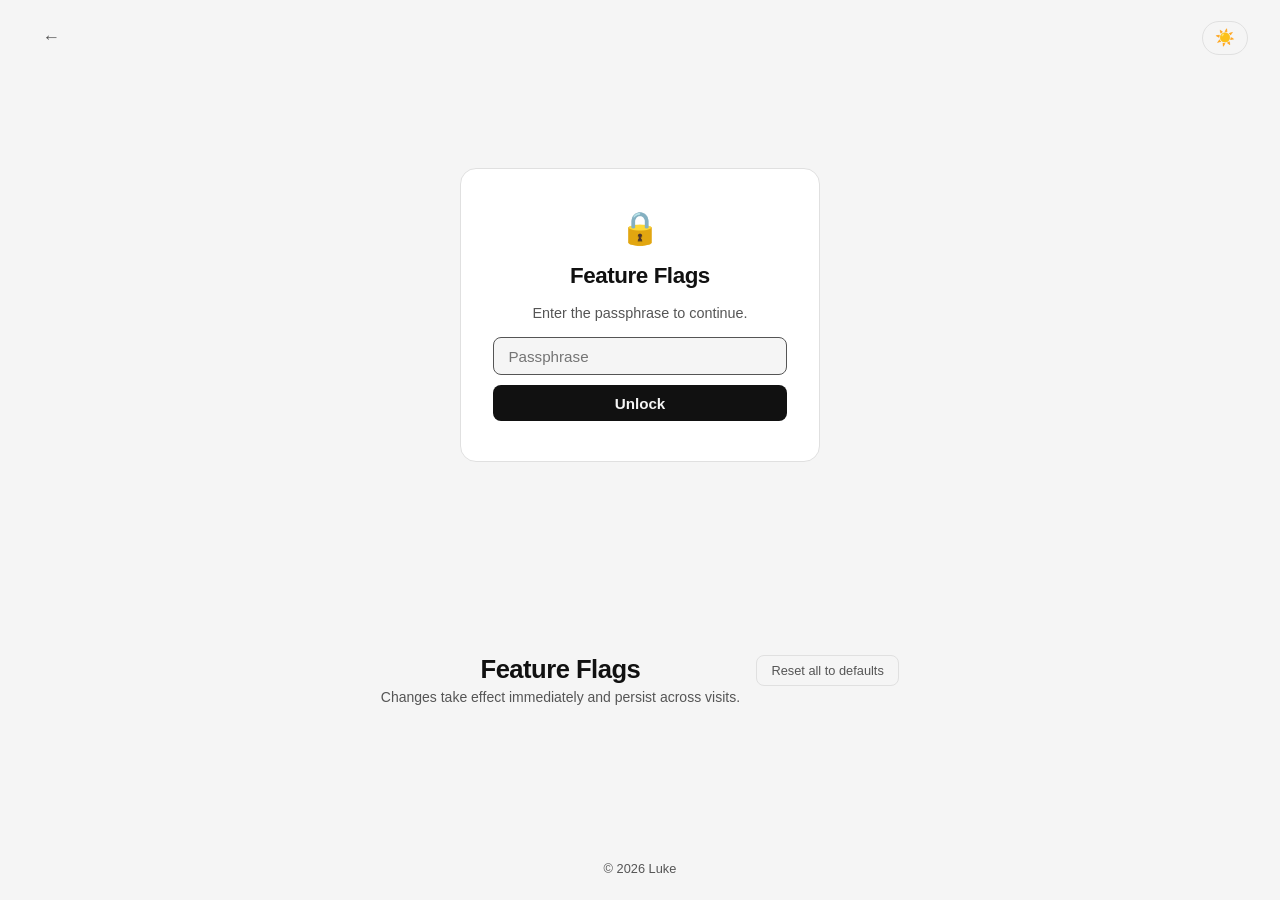
<file: flags.html>
<!DOCTYPE html>
<html lang="en">
  <head>
    <meta charset="UTF-8" />
    <meta name="viewport" content="width=device-width, initial-scale=1.0" />
    <title>Feature Flags — Luke</title>
    <link rel="stylesheet" href="styles.css" />
  </head>
  <body>
    <header>
      <a href="/" class="back-link" aria-label="Back to home">←</a>
      <button id="theme-toggle" aria-label="Toggle dark mode">
        <span id="theme-icon">☀️</span>
      </button>
    </header>

    <!-- ── Lock screen ─────────────────────────────────────── -->
    <div id="lock-screen">
      <div class="lock-card">
        <div class="lock-icon" aria-hidden="true">🔒</div>
        <h1>Feature Flags</h1>
        <p class="lock-hint">Enter the passphrase to continue.</p>
        <form id="lock-form" autocomplete="off">
          <input
            id="lock-input"
            type="password"
            placeholder="Passphrase"
            aria-label="Passphrase"
            autofocus
          />
          <button type="submit">Unlock</button>
        </form>
        <p id="lock-error" class="lock-error" hidden>Incorrect passphrase.</p>
      </div>
    </div>

    <!-- ── Admin panel ─────────────────────────────────────── -->
    <main id="admin-panel" hidden>
      <div class="admin-header">
        <div>
          <h1>Feature Flags</h1>
          <p class="admin-subtitle">Changes take effect immediately and persist across visits.</p>
        </div>
        <button id="reset-btn" class="reset-btn">Reset all to defaults</button>
      </div>

      <ul id="flags-list" class="flags-list" role="list"></ul>
    </main>

    <footer>
      <p>&copy; <span id="year"></span> Luke</p>
    </footer>

    <script src="flags.js"></script>
    <script src="flags-page.js"></script>
    <script src="script.js"></script>
  </body>
</html>
</file>
<file: styles.css>
/* ── Variables ──────────────────────────────────────────── */
:root {
  --bg: #f5f5f5;
  --surface: #ffffff;
  --text-primary: #111111;
  --text-secondary: #555555;
  --border: #e0e0e0;
  --accent: #111111;
  --card-hover: #f0f0f0;
  --transition: 0.25s ease;
}

[data-theme="dark"] {
  --bg: #111111;
  --surface: #1e1e1e;
  --text-primary: #f0f0f0;
  --text-secondary: #999999;
  --border: #2e2e2e;
  --accent: #f0f0f0;
  --card-hover: #272727;
}

/* ── Reset & Base ───────────────────────────────────────── */
*,
*::before,
*::after {
  box-sizing: border-box;
  margin: 0;
  padding: 0;
}

html {
  font-size: 16px;
  scroll-behavior: smooth;
}

body {
  font-family: -apple-system, BlinkMacSystemFont, "Segoe UI", Roboto, sans-serif;
  background-color: var(--bg);
  color: var(--text-primary);
  transition: background-color var(--transition), color var(--transition);
  min-height: 100vh;
  display: flex;
  flex-direction: column;
}

/* ── Header ─────────────────────────────────────────────── */
header {
  display: flex;
  justify-content: flex-end;
  align-items: center;
  gap: 0.5rem;
  padding: 1.25rem 2rem;
}

#theme-toggle,
#xmas-toggle {
  background: none;
  border: 1px solid var(--border);
  border-radius: 999px;
  padding: 0.4rem 0.75rem;
  cursor: pointer;
  font-size: 1rem;
  color: var(--text-primary);
  transition: border-color var(--transition), background-color var(--transition);
}

#theme-toggle:hover,
#xmas-toggle:hover {
  background-color: var(--card-hover);
}

#xmas-toggle.active {
  border-color: #2d8a2d;
  background-color: #e8f5e8;
}

[data-theme="dark"] #xmas-toggle.active {
  border-color: #4caf50;
  background-color: #1a2e1a;
}

/* ── Christmas trees ────────────────────────────────────── */
.xmas-tree {
  position: fixed;
  pointer-events: none;
  user-select: none;
  font-size: 1.1rem;
  line-height: 1;
  animation: tree-fade 0.8s ease-out forwards;
  z-index: 9999;
  transform: translate(-50%, -50%);
}

/* ── Main ───────────────────────────────────────────────── */
main {
  flex: 1;
  display: flex;
  flex-direction: column;
  align-items: center;
  justify-content: center;
  gap: 3rem;
  padding: 4rem 2rem;
  text-align: center;
}

/* ── Hero ───────────────────────────────────────────────── */
.hero h1 {
  font-size: clamp(2rem, 6vw, 3.5rem);
  font-weight: 700;
  letter-spacing: -0.02em;
  line-height: 1.1;
}


/* ── Link Cards ─────────────────────────────────────────── */
.links {
  display: flex;
  gap: 1rem;
  flex-wrap: wrap;
  justify-content: center;
}

.link-card {
  display: flex;
  align-items: center;
  gap: 0.6rem;
  padding: 0.75rem 1.5rem;
  border: 1px solid var(--border);
  border-radius: 12px;
  background-color: var(--surface);
  color: var(--text-primary);
  text-decoration: none;
  font-size: 0.95rem;
  font-weight: 500;
  transition: background-color var(--transition), border-color var(--transition), transform var(--transition);
}

.link-card:hover {
  background-color: var(--card-hover);
  transform: translateY(-2px);
}

.link-card svg,
.link-card-img {
  width: 20px;
  height: 20px;
  fill: currentColor;
  flex-shrink: 0;
}

/* ── Union flag background ──────────────────────────────────── */
body.union-flag-bg {
  background-image: url("data:image/svg+xml,<svg xmlns='http://www.w3.org/2000/svg' width='80' height='80'><text y='60' font-size='60'>🇬🇧</text></svg>");
  background-size: 80px 80px;
  background-repeat: repeat;
  background-color: var(--bg);
}

/* Keep page elements readable over the busy background */
body.union-flag-bg main,
body.union-flag-bg header,
body.union-flag-bg footer {
  backdrop-filter: blur(0px);
}

body.union-flag-bg .hero h1,
body.union-flag-bg .link-card {
  text-shadow: 0 1px 4px var(--bg);
}

/* ── Footer ─────────────────────────────────────────────── */
footer {
  text-align: center;
  padding: 1.5rem 2rem;
  font-size: 0.8rem;
  color: var(--text-secondary);
}

@keyframes tree-fade {
  0%   { opacity: 1;   transform: translate(-50%, -50%) scale(1); }
  100% { opacity: 0;   transform: translate(-50%, -120%) scale(0.5); }
}

/* ── Back link ──────────────────────────────────────────────── */
.back-link {
  margin-right: auto;
  font-size: 1.1rem;
  color: var(--text-secondary);
  text-decoration: none;
  padding: 0.4rem 0.6rem;
  border: 1px solid transparent;
  border-radius: 999px;
  transition: color var(--transition), border-color var(--transition), background-color var(--transition);
}

.back-link:hover {
  color: var(--text-primary);
  border-color: var(--border);
  background-color: var(--card-hover);
}

/* ── Lock screen ────────────────────────────────────────────── */
#lock-screen {
  flex: 1;
  display: flex;
  align-items: center;
  justify-content: center;
  padding: 2rem;
}

.lock-card {
  background: var(--surface);
  border: 1px solid var(--border);
  border-radius: 16px;
  padding: 2.5rem 2rem;
  width: 100%;
  max-width: 360px;
  text-align: center;
  display: flex;
  flex-direction: column;
  gap: 1rem;
}

.lock-icon {
  font-size: 2rem;
}

.lock-card h1 {
  font-size: 1.4rem;
  font-weight: 700;
  letter-spacing: -0.02em;
}

.lock-hint {
  font-size: 0.9rem;
  color: var(--text-secondary);
}

#lock-form {
  display: flex;
  flex-direction: column;
  gap: 0.6rem;
}

#lock-input {
  width: 100%;
  padding: 0.6rem 0.9rem;
  border: 1px solid var(--border);
  border-radius: 8px;
  background: var(--bg);
  color: var(--text-primary);
  font-size: 0.95rem;
  outline: none;
  transition: border-color var(--transition);
}

#lock-input:focus {
  border-color: var(--text-secondary);
}

#lock-form button {
  padding: 0.6rem;
  border: none;
  border-radius: 8px;
  background: var(--text-primary);
  color: var(--bg);
  font-size: 0.95rem;
  font-weight: 600;
  cursor: pointer;
  transition: opacity var(--transition);
}

#lock-form button:hover {
  opacity: 0.8;
}

.lock-error {
  font-size: 0.85rem;
  color: #c0392b;
}

[data-theme="dark"] .lock-error {
  color: #e57373;
}

@keyframes shake {
  0%, 100% { transform: translateX(0); }
  20%       { transform: translateX(-6px); }
  40%       { transform: translateX(6px); }
  60%       { transform: translateX(-4px); }
  80%       { transform: translateX(4px); }
}

.shake {
  animation: shake 0.35s ease;
}

/* ── Admin panel ────────────────────────────────────────────── */
#admin-panel {
  flex: 1;
  width: 100%;
  max-width: 640px;
  margin: 0 auto;
  padding: 2.5rem 2rem;
  display: flex;
  flex-direction: column;
  gap: 2rem;
}

.admin-header {
  display: flex;
  align-items: flex-start;
  justify-content: space-between;
  gap: 1rem;
  flex-wrap: wrap;
}

.admin-header h1 {
  font-size: 1.6rem;
  font-weight: 700;
  letter-spacing: -0.02em;
}

.admin-subtitle {
  margin-top: 0.3rem;
  font-size: 0.875rem;
  color: var(--text-secondary);
}

.reset-btn {
  background: none;
  border: 1px solid var(--border);
  border-radius: 8px;
  padding: 0.45rem 0.9rem;
  font-size: 0.8rem;
  color: var(--text-secondary);
  cursor: pointer;
  white-space: nowrap;
  transition: color var(--transition), border-color var(--transition), background-color var(--transition);
}

.reset-btn:hover {
  color: var(--text-primary);
  border-color: var(--text-secondary);
  background-color: var(--card-hover);
}

/* ── Flag list ──────────────────────────────────────────────── */
.flags-list {
  list-style: none;
  display: flex;
  flex-direction: column;
  gap: 0.75rem;
}

.flags-empty {
  font-size: 0.9rem;
  color: var(--text-secondary);
}

.flag-row {
  display: flex;
  align-items: center;
  justify-content: space-between;
  gap: 1.5rem;
  background: var(--surface);
  border: 1px solid var(--border);
  border-radius: 12px;
  padding: 1rem 1.25rem;
  transition: border-color var(--transition);
}

.flag-row:hover {
  border-color: var(--text-secondary);
}

.flag-info {
  flex: 1;
  min-width: 0;
}

.flag-label {
  font-size: 0.95rem;
  font-weight: 600;
  cursor: pointer;
}

.flag-desc {
  margin-top: 0.2rem;
  font-size: 0.8rem;
  color: var(--text-secondary);
}

.flag-control {
  display: flex;
  align-items: center;
  gap: 0.6rem;
  flex-shrink: 0;
}

.flag-status {
  font-size: 0.75rem;
  font-weight: 600;
  letter-spacing: 0.04em;
  text-transform: uppercase;
  min-width: 2rem;
  text-align: right;
}

.flag-status.on  { color: #2e7d32; }
.flag-status.off { color: var(--text-secondary); }

[data-theme="dark"] .flag-status.on { color: #66bb6a; }

/* Toggle switch */
.flag-toggle {
  position: relative;
  width: 44px;
  height: 24px;
  border-radius: 999px;
  border: none;
  background: var(--border);
  cursor: pointer;
  transition: background var(--transition);
  flex-shrink: 0;
}

.flag-toggle.enabled {
  background: #2e7d32;
}

[data-theme="dark"] .flag-toggle.enabled {
  background: #4caf50;
}

.flag-toggle-thumb {
  position: absolute;
  top: 3px;
  left: 3px;
  width: 18px;
  height: 18px;
  border-radius: 50%;
  background: #fff;
  transition: transform var(--transition);
  pointer-events: none;
}

.flag-toggle.enabled .flag-toggle-thumb {
  transform: translateX(20px);
}
</file>
